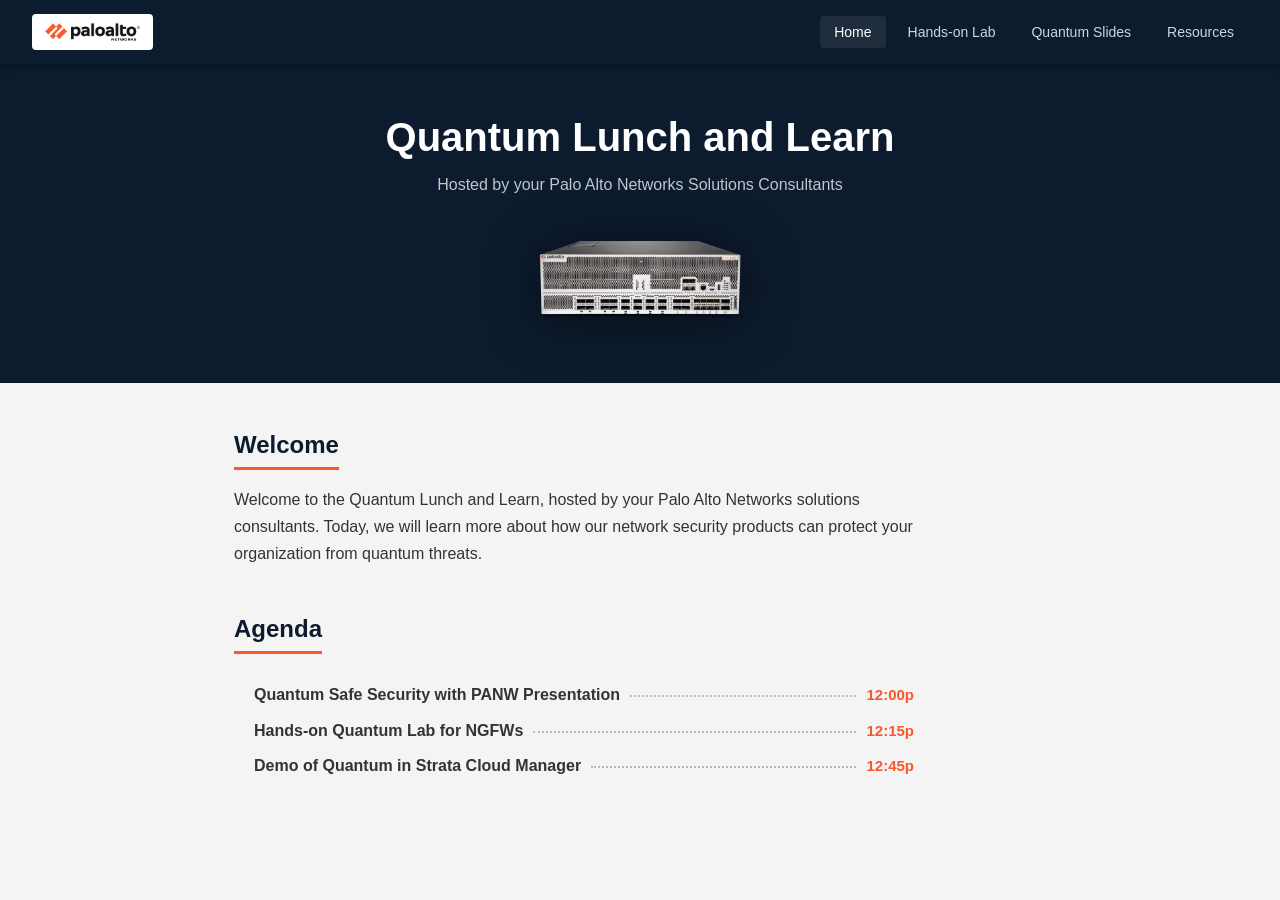
<file: index.html>
<!DOCTYPE html>
<html lang="en">
<head>
  <meta charset="UTF-8">
  <meta name="viewport" content="width=device-width, initial-scale=1.0">
  <title>Home | Quantum Lunch and Learn</title>
  <link rel="stylesheet" href="css/styles.css">
</head>
<body>
  <nav class="navbar">
    <a href="index.html"><img src="panw_logo.png" alt="Palo Alto Networks" class="logo-nav"></a>
    <ul class="nav-links">
      <li><a href="index.html" class="active">Home</a></li>
      <li><a href="lab.html">Hands-on Lab</a></li>
      <li><a href="slides.html">Quantum Slides</a></li>
      <li><a href="resources.html">Resources</a></li>
    </ul>
  </nav>

  <div class="hero">
    <div class="hero-text">
      <h1>Quantum Lunch and Learn</h1>
      <p>Hosted by your Palo Alto Networks Solutions Consultants</p>
    </div>
    <div class="hero-img-wrap">
      <img src="firewall.png" alt="Palo Alto Networks Next-Generation Firewall" class="hero-img">
    </div>
  </div>

  <main class="content">
    <section class="section">
      <h2>Welcome</h2>
      <p>Welcome to the Quantum Lunch and Learn, hosted by your Palo Alto Networks solutions consultants.
         Today, we will learn more about how our network security products can protect your organization
         from quantum threats.</p>
    </section>

    <section class="section">
      <h2>Agenda</h2>
      <ul class="menu-list">
        <li class="menu-item">
          <span class="menu-name">Quantum Safe Security with PANW Presentation</span>
          <span class="menu-dots"></span>
          <span class="menu-price">12:00p</span>
        </li>
        <li class="menu-item">
          <span class="menu-name">Hands-on Quantum Lab for NGFWs</span>
          <span class="menu-dots"></span>
          <span class="menu-price">12:15p</span>
        </li>
        <li class="menu-item">
          <span class="menu-name">Demo of Quantum in Strata Cloud Manager</span>
          <span class="menu-dots"></span>
          <span class="menu-price">12:45p</span>
        </li>
      </ul>
    </section>
  </main>
</body>
</html>
</file>
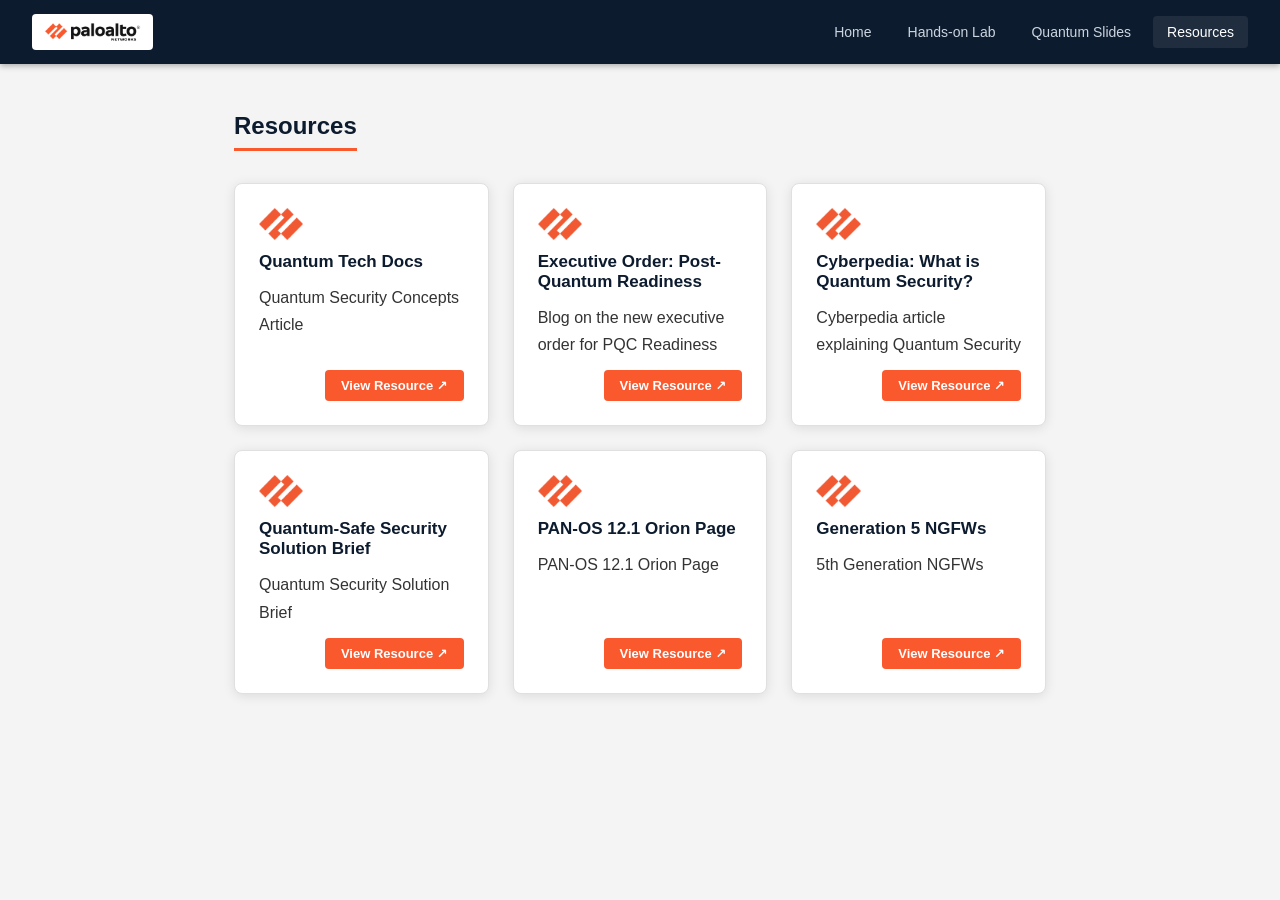
<file: resources.html>
<!DOCTYPE html>
<html lang="en">
<head>
  <meta charset="UTF-8">
  <meta name="viewport" content="width=device-width, initial-scale=1.0">
  <title>Resources | Quantum Lunch and Learn</title>
  <link rel="stylesheet" href="css/styles.css">
</head>
<body>
  <nav class="navbar">
    <a href="index.html"><img src="panw_logo.png" alt="Palo Alto Networks" class="logo-nav"></a>
    <ul class="nav-links">
      <li><a href="index.html">Home</a></li>
      <li><a href="lab.html">Hands-on Lab</a></li>
      <li><a href="slides.html">Quantum Slides</a></li>
      <li><a href="resources.html" class="active">Resources</a></li>
    </ul>
  </nav>

  <main class="content">
    <section class="section">
      <h2>Resources</h2>
      <div class="resource-grid">
        <div class="resource-card">
          <img src="PAN-Color.png" alt="Palo Alto Networks" class="resource-card-logo">
          <h3 class="resource-card-title">Quantum Tech Docs</h3>
          <p class="resource-card-desc">Quantum Security Concepts Article</p>
          <div class="resource-card-footer">
            <a class="resource-card-btn" href="https://docs.paloaltonetworks.com/network-security/quantum-security/administration/quantum-security-concepts" target="_blank" rel="noopener">View Resource ↗</a>
          </div>
        </div>

        <div class="resource-card">
          <img src="PAN-Color.png" alt="Palo Alto Networks" class="resource-card-logo">
          <h3 class="resource-card-title">Executive Order: Post-Quantum Readiness</h3>
          <p class="resource-card-desc">Blog on the new executive order for PQC Readiness</p>
          <div class="resource-card-footer">
            <a class="resource-card-btn" href="https://www.paloaltonetworks.com/blog/2026/06/new-executive-order-accelerates-post-quantum-readiness-amid-the-cryptographic-reset/" target="_blank" rel="noopener">View Resource ↗</a>
          </div>
        </div>

        <div class="resource-card">
          <img src="PAN-Color.png" alt="Palo Alto Networks" class="resource-card-logo">
          <h3 class="resource-card-title">Cyberpedia: What is Quantum Security?</h3>
          <p class="resource-card-desc">Cyberpedia article explaining Quantum Security</p>
          <div class="resource-card-footer">
            <a class="resource-card-btn" href="https://www.paloaltonetworks.com/cyberpedia/what-is-quantum-security" target="_blank" rel="noopener">View Resource ↗</a>
          </div>
        </div>

        <div class="resource-card">
          <img src="PAN-Color.png" alt="Palo Alto Networks" class="resource-card-logo">
          <h3 class="resource-card-title">Quantum-Safe Security Solution Brief</h3>
          <p class="resource-card-desc">Quantum Security Solution Brief</p>
          <div class="resource-card-footer">
            <a class="resource-card-btn" href="https://www.paloaltonetworks.com/apps/pan/public/downloadResource?pagePath=/content/pan/en_US/resources/techbriefs/quantum-safe-security" target="_blank" rel="noopener">View Resource ↗</a>
          </div>
        </div>

        <div class="resource-card">
          <img src="PAN-Color.png" alt="Palo Alto Networks" class="resource-card-logo">
          <h3 class="resource-card-title">PAN-OS 12.1 Orion Page</h3>
          <p class="resource-card-desc">PAN-OS 12.1 Orion Page</p>
          <div class="resource-card-footer">
            <a class="resource-card-btn" href="https://www.paloaltonetworks.com/engage/pan-os-orion?utm_source=google-jg-amer-ngfw-smco-sent&utm_medium=paid_search&utm_campaign=google-ngfw-sw_firewall-amer-multi-acceleration-en-brand&utm_content=701Ki000000ou8dIAA&utm_term=palo%20alto%20cloud%20firewall&cq_plac=&cq_net=g&gclsrc=aw.ds&gad_source=1&gad_campaignid=21248455882&gbraid=0AAAAADHVeKmYOGFXiGGgfmL4lkZMOLfdl&gclid=CjwKCAjw6rfSBhAqEiwA_yocpqkEL5v2x8hSd87CMyu8Hk9mc2IrpzlcP3rOurx6cvAdZiW0gxuDFRoCnloQAvD_BwE" target="_blank" rel="noopener">View Resource ↗</a>
          </div>
        </div>

        <div class="resource-card">
          <img src="PAN-Color.png" alt="Palo Alto Networks" class="resource-card-logo">
          <h3 class="resource-card-title">Generation 5 NGFWs</h3>
          <p class="resource-card-desc">5th Generation NGFWs</p>
          <div class="resource-card-footer">
            <a class="resource-card-btn" href="https://www.paloaltonetworks.com/network-security/next-generation-firewall-hardware" target="_blank" rel="noopener">View Resource ↗</a>
          </div>
        </div>
      </div>
    </section>
  </main>
</body>
</html>
</file>
<file: css/styles.css>
/* PANW brand tokens */
:root {
  --orange: #FA582D;
  --navy:   #0D1B2E;
  --grey:   #F4F4F4;
  --white:  #FFFFFF;
  --text:   #333333;
  --muted:  #888888;
  --border: #E0E0E0;
  --radius: 8px;
  --shadow: 0 2px 12px rgba(0, 0, 0, 0.10);
}

*, *::before, *::after { box-sizing: border-box; margin: 0; padding: 0; }

body {
  font-family: Arial, system-ui, sans-serif;
  background: var(--grey);
  color: var(--text);
  min-height: 100vh;
}

/* ── Navbar ─────────────────────────────────── */
.navbar {
  position: sticky;
  top: 0;
  z-index: 100;
  display: flex;
  align-items: center;
  justify-content: space-between;
  background: var(--navy);
  padding: 0 32px;
  height: 64px;
  box-shadow: 0 2px 6px rgba(0,0,0,.3);
}

.navbar a { text-decoration: none; }

.logo-nav {
  height: 36px;
  display: block;
  background: var(--white);
  padding: 4px 10px;
  border-radius: 4px;
}

.nav-links {
  display: flex;
  gap: 8px;
  list-style: none;
}

.nav-links a {
  color: #CBD5E0;
  font-size: 14px;
  font-weight: 500;
  padding: 8px 14px;
  border-radius: 4px;
  transition: color .15s, background .15s;
}

.nav-links a:hover,
.nav-links a.active {
  color: var(--white);
  background: rgba(255,255,255,.08);
}


/* ── Hero ─────────────────────────────────── */
.hero {
  background: var(--navy);
  color: var(--white);
  padding: 48px 32px;
  display: flex;
  flex-direction: column;
  align-items: center;
  text-align: center;
  gap: 28px;
}

.hero-text {
  display: flex;
  flex-direction: column;
  align-items: center;
}

.hero h1 {
  font-size: clamp(24px, 3.5vw, 40px);
  font-weight: 700;
  line-height: 1.25;
}

.hero p {
  margin-top: 14px;
  font-size: 16px;
  color: rgba(255,255,255,.75);
}

.hero-img-wrap {
  display: flex;
  justify-content: center;
}

.hero-img {
  width: clamp(137px, 20vw, 252px);
  border-radius: 8px;
  display: block;
  filter: drop-shadow(0 4px 24px rgba(0,0,0,.5));
}

/* ── Content sections ─────────────────────── */
.content {
  max-width: 860px;
  margin: 0 auto;
  padding: 0 24px 64px;
}

.section {
  padding: 48px 0 0;
}

.section h2 {
  font-size: 24px;
  color: var(--navy);
  margin-bottom: 16px;
  padding-bottom: 8px;
  border-bottom: 3px solid var(--orange);
  display: inline-block;
}

.section p {
  font-size: 16px;
  line-height: 1.7;
  color: var(--text);
  max-width: 680px;
}

.section ul {
  margin-top: 12px;
  padding-left: 20px;
  display: flex;
  flex-direction: column;
  gap: 10px;
}

.section ul li {
  font-size: 16px;
  line-height: 1.6;
  color: var(--text);
}

/* ── Menu-style agenda ───────────────────── */
.menu-list {
  list-style: none;
  padding-left: 0;
  margin-top: 16px;
  display: flex;
  flex-direction: column;
  gap: 16px;
  max-width: 680px;
}

.menu-item {
  display: flex;
  align-items: baseline;
  gap: 0;
}

.menu-name {
  font-size: 16px;
  font-weight: 600;
  color: var(--text);
  white-space: nowrap;
}

.menu-dots {
  flex: 1;
  border-bottom: 2px dotted #bbb;
  margin: 0 10px;
  position: relative;
  top: -3px;
}

.menu-price {
  font-size: 15px;
  font-weight: 700;
  color: var(--orange);
  white-space: nowrap;
  font-variant-numeric: tabular-nums;
}

/* ── Resource card grid ─────────────────── */
.resource-grid {
  display: grid;
  grid-template-columns: repeat(auto-fit, minmax(240px, 1fr));
  gap: 24px;
  margin-top: 16px;
}

.resource-card {
  background: var(--white);
  border: 1px solid var(--border);
  border-radius: var(--radius);
  box-shadow: var(--shadow);
  padding: 24px;
  display: flex;
  flex-direction: column;
  gap: 12px;
}

.resource-card-logo {
  height: 32px;
  width: auto;
  align-self: flex-start;
}

.resource-card-title {
  font-size: 17px;
  font-weight: 700;
  color: var(--navy);
}

.resource-card-desc {
  font-size: 14px;
  line-height: 1.6;
  color: var(--text);
  flex: 1;
}

.resource-card-footer {
  display: flex;
  justify-content: flex-end;
}

.resource-card-btn {
  font-size: 13px;
  font-weight: 600;
  color: var(--white);
  background: var(--orange);
  text-decoration: none;
  padding: 8px 16px;
  border-radius: 4px;
  transition: opacity .15s;
}

.resource-card-btn:hover {
  opacity: .85;
}

/* ── Embedded iframe pages (lab, slides) ─── */
.embed-page {
  display: flex;
  flex-direction: column;
  height: 100vh;
}

.embed-page .navbar { flex-shrink: 0; }

.embed-toolbar {
  display: flex;
  align-items: center;
  justify-content: space-between;
  background: var(--white);
  border-bottom: 1px solid var(--border);
  padding: 8px 20px;
  flex-shrink: 0;
}

.embed-toolbar-label {
  font-size: 13px;
  font-weight: 600;
  color: var(--muted);
}

.embed-toolbar-actions {
  display: flex;
  align-items: center;
  gap: 8px;
}

.embed-open-link {
  cursor: pointer;
  background: none;
  font-family: inherit;
  font-size: 13px;
  font-weight: 600;
  color: var(--orange);
  text-decoration: none;
  padding: 4px 10px;
  border: 1px solid var(--orange);
  border-radius: 4px;
  transition: background .15s, color .15s;
}

.embed-open-link:hover {
  background: var(--orange);
  color: var(--white);
}

.embed-frame {
  flex: 1;
  border: none;
  width: 100%;
}
</file>
